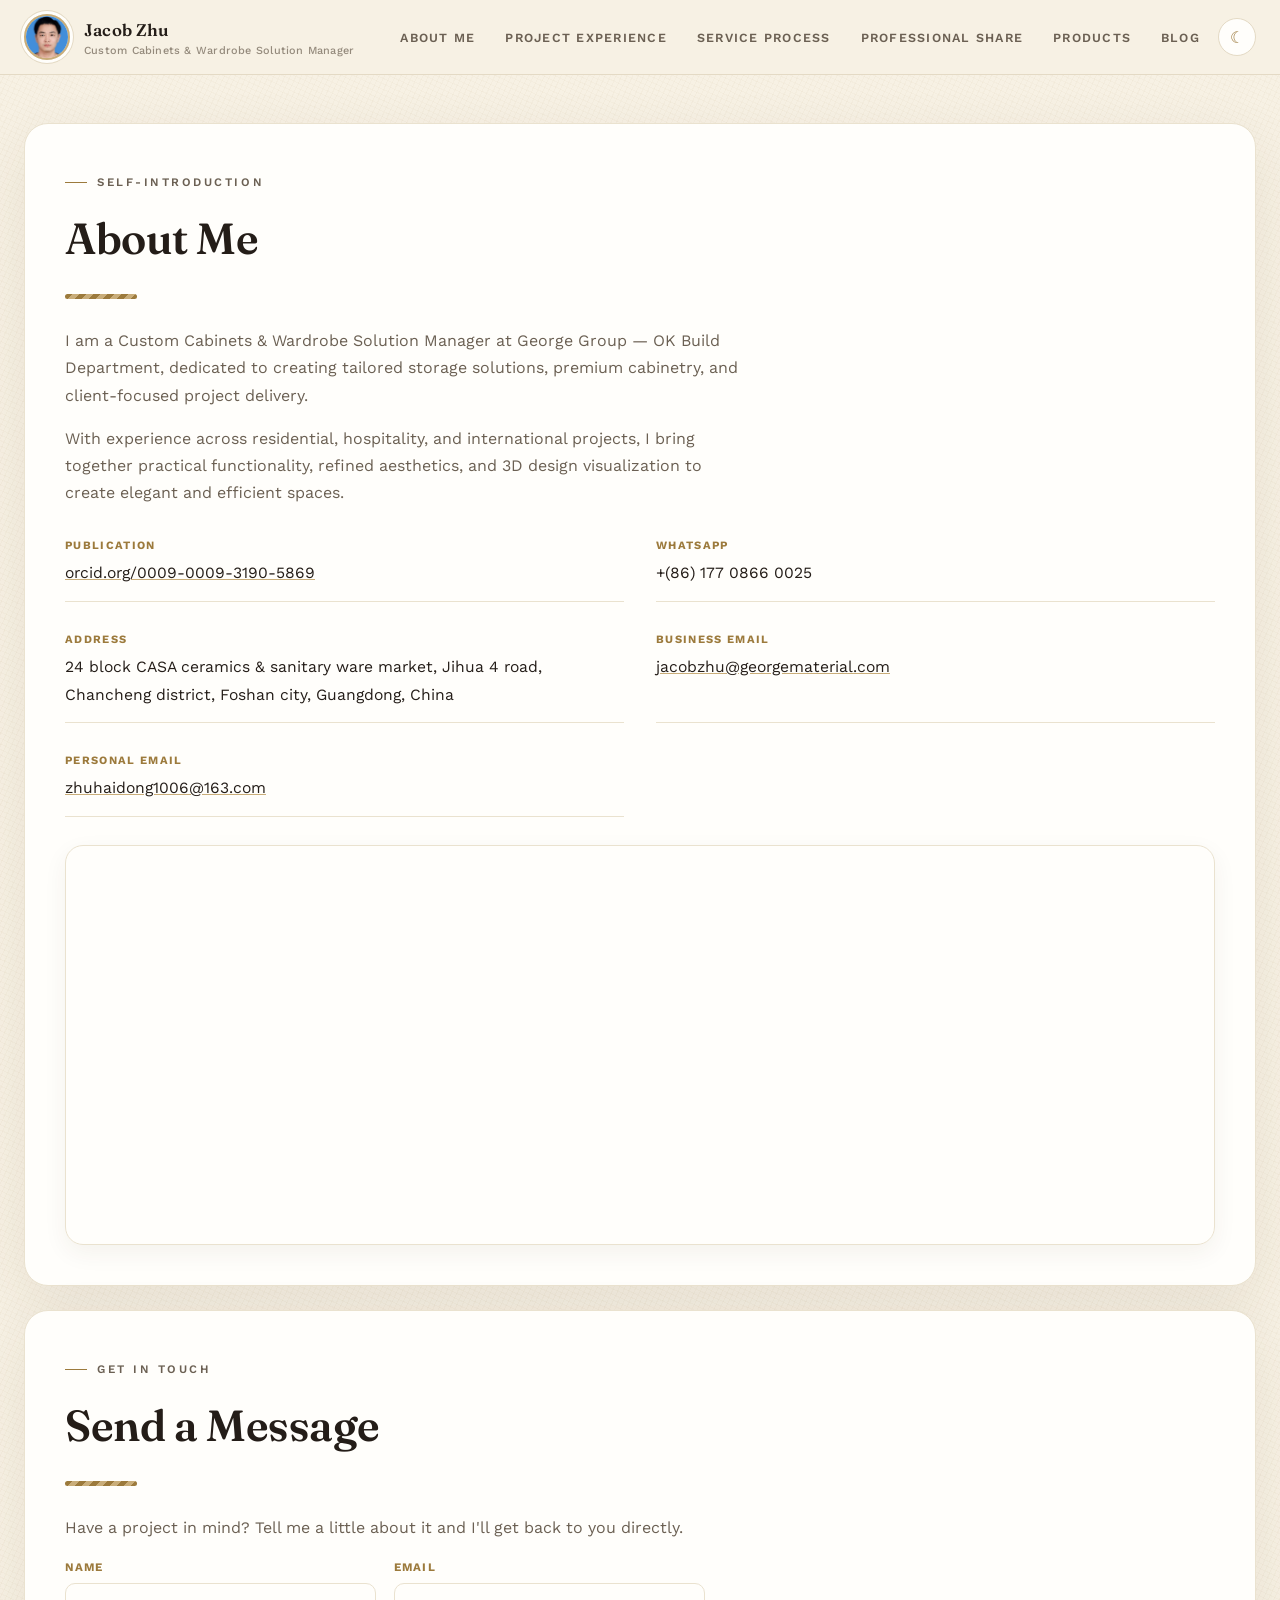
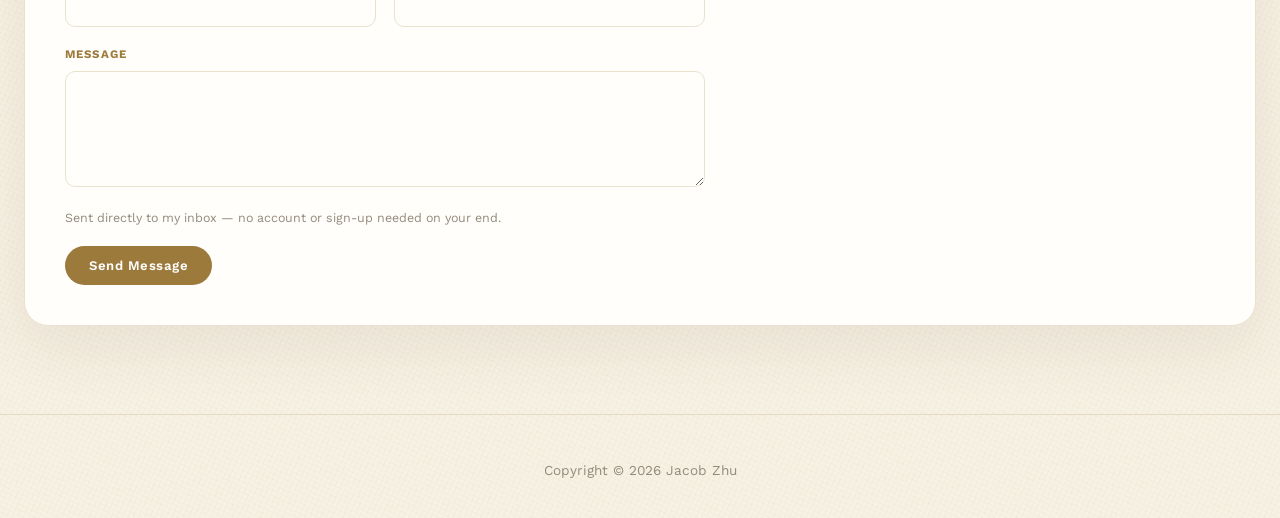
<file: about.html>
<!DOCTYPE html>
<html lang="en">
<head>
  <meta charset="UTF-8" />
  <meta name="viewport" content="width=device-width, initial-scale=1.0" />
  <title>About Me | Jacob Zhu</title>
  <link rel="stylesheet" href="styles.css" />
  <link rel="preconnect" href="https://fonts.googleapis.com" />
  <link rel="preconnect" href="https://fonts.gstatic.com" crossorigin />
  <link href="https://fonts.googleapis.com/css2?family=Fraunces:opsz,wght@9..144,300;9..144,400;9..144,500;9..144,600&family=Work+Sans:wght@400;500;600;700&display=swap" rel="stylesheet" />
</head>
<body>
  <nav class="navbar">
    <div class="nav-container">
      <div class="nav-brand">
        <img class="nav-avatar" src="assets/avatar.png" alt="Jacob Zhu" />
        <div class="nav-info">
          <div class="nav-name">Jacob Zhu</div>
          <div class="nav-title">Custom Cabinets & Wardrobe Solution Manager</div>
        </div>
      </div>
      <div class="nav-controls">
        <ul class="nav-menu">
          <li><a href="about.html">ABOUT ME</a></li>
          <li><a href="projects.html">PROJECT EXPERIENCE</a></li>
          <li><a href="process.html">SERVICE PROCESS</a></li>
          <li><a href="professional.html">PROFESSIONAL SHARE</a></li>
          <li><a href="products.html">PRODUCTS</a></li>
          <li><a href="blog.html">BLOG</a></li>
        </ul>
        <button id="theme-toggle" class="theme-toggle" type="button" aria-label="Toggle dark mode">&#9789;</button>
      </div>
    </div>
  </nav>

  <main class="page-content">
    <section class="card">
      <p class="eyebrow">Self-Introduction</p>
      <h1>About Me</h1>
      <div class="inlay"></div>
      <p>
        I am a Custom Cabinets & Wardrobe Solution Manager at George Group — OK Build Department, dedicated to creating tailored storage solutions, premium cabinetry, and client-focused project delivery.
      </p>
      <p>
        With experience across residential, hospitality, and international projects, I bring together practical functionality, refined aesthetics, and 3D design visualization to create elegant and efficient spaces.
      </p>

      <div class="contact-grid">
        <div class="contact-item">
          <span class="contact-label">Publication</span>
          <span class="contact-value"><a href="https://orcid.org/my-orcid?orcid=0009-0009-3190-5869" target="_blank" rel="noopener noreferrer">orcid.org/0009-0009-3190-5869</a></span>
        </div>
        <div class="contact-item">
          <span class="contact-label">WhatsApp</span>
          <span class="contact-value">+(86) 177 0866 0025</span>
        </div>
        <div class="contact-item">
          <span class="contact-label">Address</span>
          <span class="contact-value">24 block CASA ceramics & sanitary ware market, Jihua 4 road, Chancheng district, Foshan city, Guangdong, China</span>
        </div>
        <div class="contact-item">
          <span class="contact-label">Business Email</span>
          <span class="contact-value"><a href="mailto:jacobzhu@georgematerial.com">jacobzhu@georgematerial.com</a></span>
        </div>
        <div class="contact-item">
          <span class="contact-label">Personal Email</span>
          <span class="contact-value"><a href="mailto:zhuhaidong1006@163.com">zhuhaidong1006@163.com</a></span>
        </div>
      </div>

    <div class="map-container">
      <iframe
        src="https://www.google.com/maps?q=%E6%84%8F%E7%BE%8E%E5%AE%B6%E5%8D%AB%E6%B5%B4%E9%99%B6%E7%93%B7%E4%B8%96%E7%95%8C%20CASA%20Ceramics%20%26%20Sanitaryware%20Mall%2C%20Jihua%204th%20Road%2C%20Chancheng%20District%2C%20Foshan%2C%20Guangdong%2C%20China&output=embed"
        width="100%"
        height="100%"
        style="border:0;"
        allowfullscreen=""
        loading="lazy"
        referrerpolicy="no-referrer-when-downgrade"
        title="CASA Ceramics & Sanitary Ware Market location">
      </iframe>
    </div>
    </section>

    <section class="card">
      <p class="eyebrow">Get In Touch</p>
      <h1>Send a Message</h1>
      <div class="inlay"></div>
      <p>Have a project in mind? Tell me a little about it and I'll get back to you directly.</p>

      <form class="contact-form" action="https://formsubmit.co/jacobzhu@georgematerial.com" method="POST">
        <input type="hidden" name="_subject" value="New inquiry from portfolio website" />
        <input type="hidden" name="_template" value="table" />
        <input type="hidden" name="_next" value="about.html?sent=1" />
        <div class="form-field">
          <label for="cf-name">Name</label>
          <input id="cf-name" name="name" type="text" required />
        </div>
        <div class="form-field">
          <label for="cf-email">Email</label>
          <input id="cf-email" name="email" type="email" required />
        </div>
        <div class="form-field full">
          <label for="cf-message">Message</label>
          <textarea id="cf-message" name="message" rows="5" required></textarea>
        </div>
        <p class="form-note">Sent directly to my inbox — no account or sign-up needed on your end.</p>
        <button class="btn btn-solid" type="submit">Send Message</button>
      </form>
    </section>
  </main>

  <footer class="footer">
    <p>Copyright &copy; 2026 Jacob Zhu</p>
  </footer>
  <script src="site.js" defer></script>
</body>
</html>
</file>
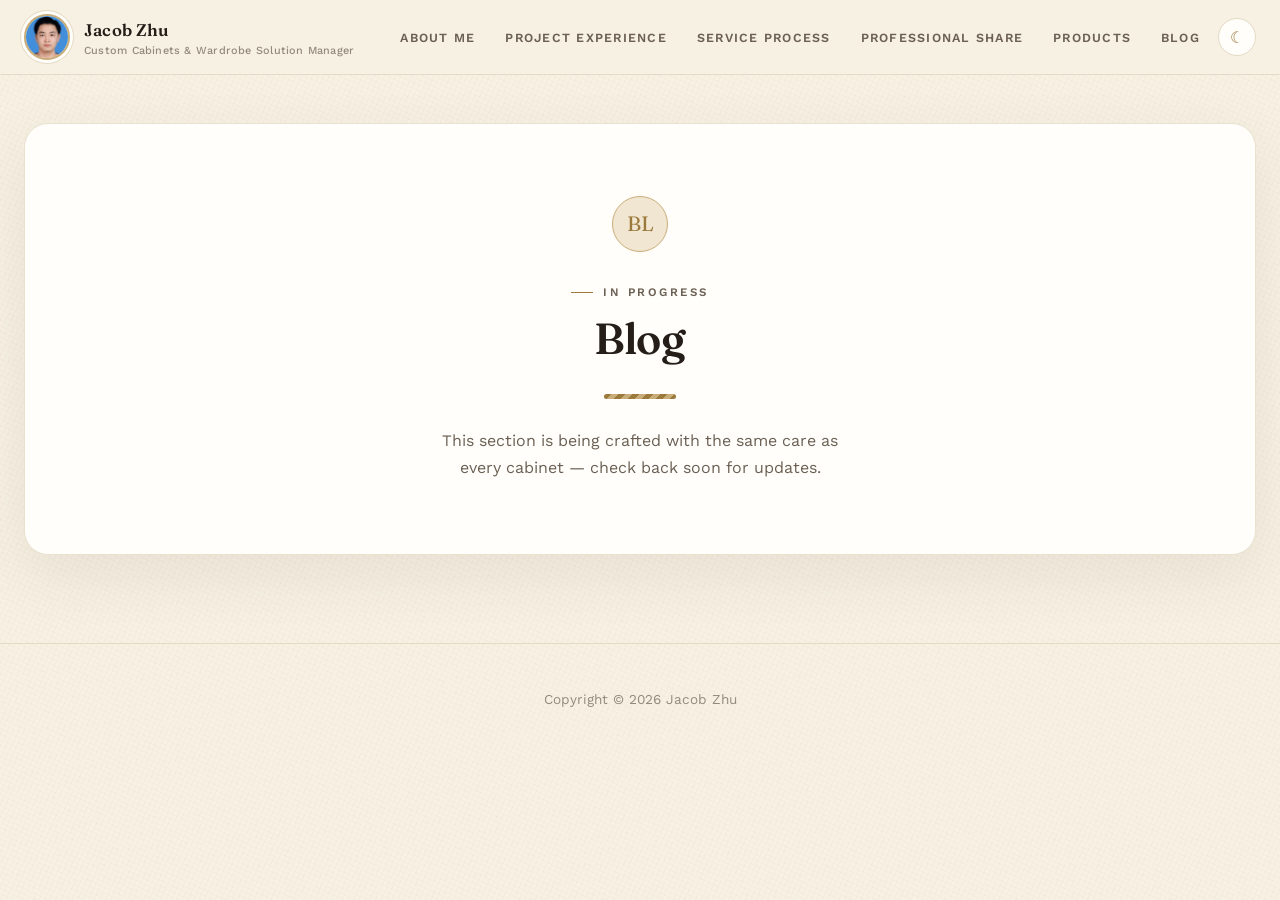
<file: blog.html>
<!DOCTYPE html>
<html lang="en">
<head>
  <meta charset="UTF-8" />
  <meta name="viewport" content="width=device-width, initial-scale=1.0" />
  <title>Blog | Jacob Zhu</title>
  <link rel="stylesheet" href="styles.css" />
  <link rel="preconnect" href="https://fonts.googleapis.com" />
  <link rel="preconnect" href="https://fonts.gstatic.com" crossorigin />
  <link href="https://fonts.googleapis.com/css2?family=Fraunces:opsz,wght@9..144,300;9..144,400;9..144,500;9..144,600&family=Work+Sans:wght@400;500;600;700&display=swap" rel="stylesheet" />
</head>
<body>
  <nav class="navbar">
    <div class="nav-container">
      <div class="nav-brand">
        <img class="nav-avatar" src="assets/avatar.png" alt="Jacob Zhu" />
        <div class="nav-info">
          <div class="nav-name">Jacob Zhu</div>
          <div class="nav-title">Custom Cabinets & Wardrobe Solution Manager</div>
        </div>
      </div>
      <div class="nav-controls">
        <ul class="nav-menu">
          <li><a href="about.html">ABOUT ME</a></li>
          <li><a href="projects.html">PROJECT EXPERIENCE</a></li>
          <li><a href="process.html">SERVICE PROCESS</a></li>
          <li><a href="professional.html">PROFESSIONAL SHARE</a></li>
          <li><a href="products.html">PRODUCTS</a></li>
          <li><a href="blog.html">BLOG</a></li>
        </ul>
        <button id="theme-toggle" class="theme-toggle" type="button" aria-label="Toggle dark mode">&#9789;</button>
      </div>
    </div>
  </nav>

  <main class="page-content">
    <section class="card empty-state">
      <div class="empty-mark">BL</div>
      <p class="eyebrow" style="justify-content:center;">In Progress</p>
      <h1>Blog</h1>
      <div class="inlay center"></div>
      <p>This section is being crafted with the same care as every cabinet — check back soon for updates.</p>
    </section>
  </main>

  <footer class="footer">
    <p>Copyright &copy; 2026 Jacob Zhu</p>
  </footer>
  <script src="site.js" defer></script>
</body>
</html>
</file>
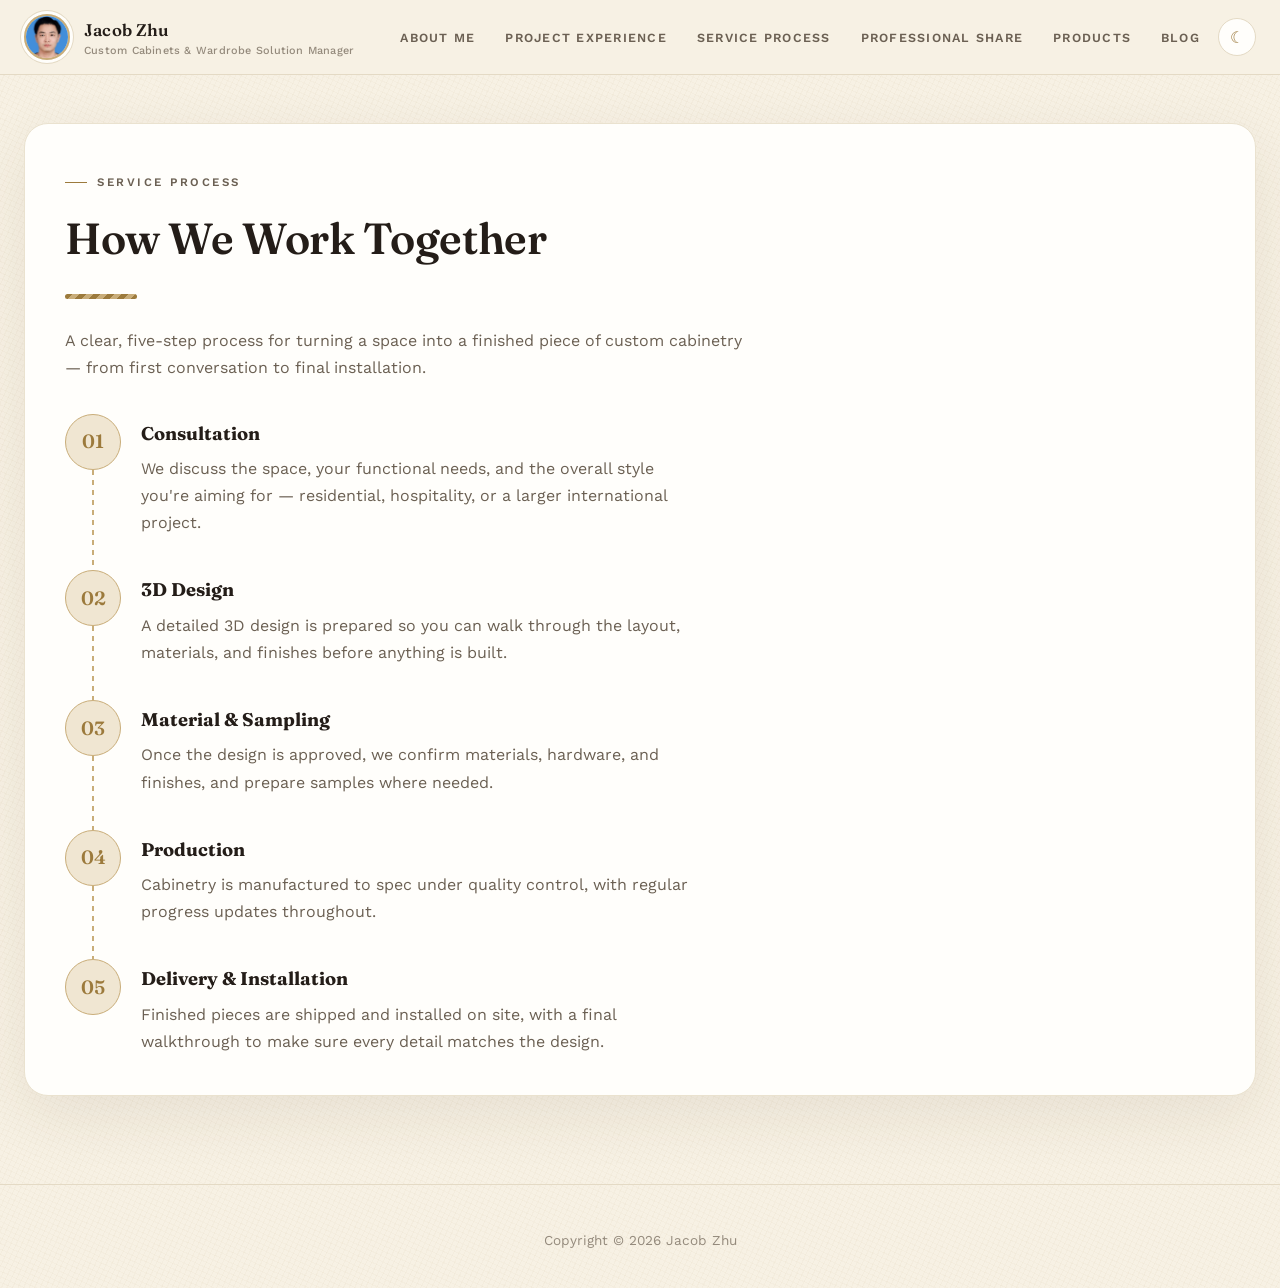
<file: process.html>
<!DOCTYPE html>
<html lang="en">
<head>
  <meta charset="UTF-8" />
  <meta name="viewport" content="width=device-width, initial-scale=1.0" />
  <title>Service Process | Jacob Zhu</title>
  <link rel="stylesheet" href="styles.css" />
  <link rel="preconnect" href="https://fonts.googleapis.com" />
  <link rel="preconnect" href="https://fonts.gstatic.com" crossorigin />
  <link href="https://fonts.googleapis.com/css2?family=Fraunces:opsz,wght@9..144,300;9..144,400;9..144,500;9..144,600&family=Work+Sans:wght@400;500;600;700&display=swap" rel="stylesheet" />
</head>
<body>
  <nav class="navbar">
    <div class="nav-container">
      <div class="nav-brand">
        <img class="nav-avatar" src="assets/avatar.png" alt="Jacob Zhu" />
        <div class="nav-info">
          <div class="nav-name">Jacob Zhu</div>
          <div class="nav-title">Custom Cabinets & Wardrobe Solution Manager</div>
        </div>
      </div>
      <div class="nav-controls">
        <ul class="nav-menu">
          <li><a href="about.html">ABOUT ME</a></li>
          <li><a href="projects.html">PROJECT EXPERIENCE</a></li>
          <li><a href="process.html">SERVICE PROCESS</a></li>
          <li><a href="professional.html">PROFESSIONAL SHARE</a></li>
          <li><a href="products.html">PRODUCTS</a></li>
          <li><a href="blog.html">BLOG</a></li>
        </ul>
        <button id="theme-toggle" class="theme-toggle" type="button" aria-label="Toggle dark mode">&#9789;</button>
      </div>
    </div>
  </nav>

  <main class="page-content">
    <section class="card">
      <p class="eyebrow">Service Process</p>
      <h1>How We Work Together</h1>
      <div class="inlay"></div>
      <p>A clear, five-step process for turning a space into a finished piece of custom cabinetry — from first conversation to final installation.</p>

      <ol class="process-list">
        <li class="process-step">
          <div class="process-num">01</div>
          <div>
            <h3>Consultation</h3>
            <p>We discuss the space, your functional needs, and the overall style you're aiming for — residential, hospitality, or a larger international project.</p>
          </div>
        </li>
        <li class="process-step">
          <div class="process-num">02</div>
          <div>
            <h3>3D Design</h3>
            <p>A detailed 3D design is prepared so you can walk through the layout, materials, and finishes before anything is built.</p>
          </div>
        </li>
        <li class="process-step">
          <div class="process-num">03</div>
          <div>
            <h3>Material & Sampling</h3>
            <p>Once the design is approved, we confirm materials, hardware, and finishes, and prepare samples where needed.</p>
          </div>
        </li>
        <li class="process-step">
          <div class="process-num">04</div>
          <div>
            <h3>Production</h3>
            <p>Cabinetry is manufactured to spec under quality control, with regular progress updates throughout.</p>
          </div>
        </li>
        <li class="process-step">
          <div class="process-num">05</div>
          <div>
            <h3>Delivery & Installation</h3>
            <p>Finished pieces are shipped and installed on site, with a final walkthrough to make sure every detail matches the design.</p>
          </div>
        </li>
      </ol>
    </section>
  </main>

  <footer class="footer">
    <p>Copyright &copy; 2026 Jacob Zhu</p>
  </footer>
  <script src="site.js" defer></script>
</body>
</html>
</file>
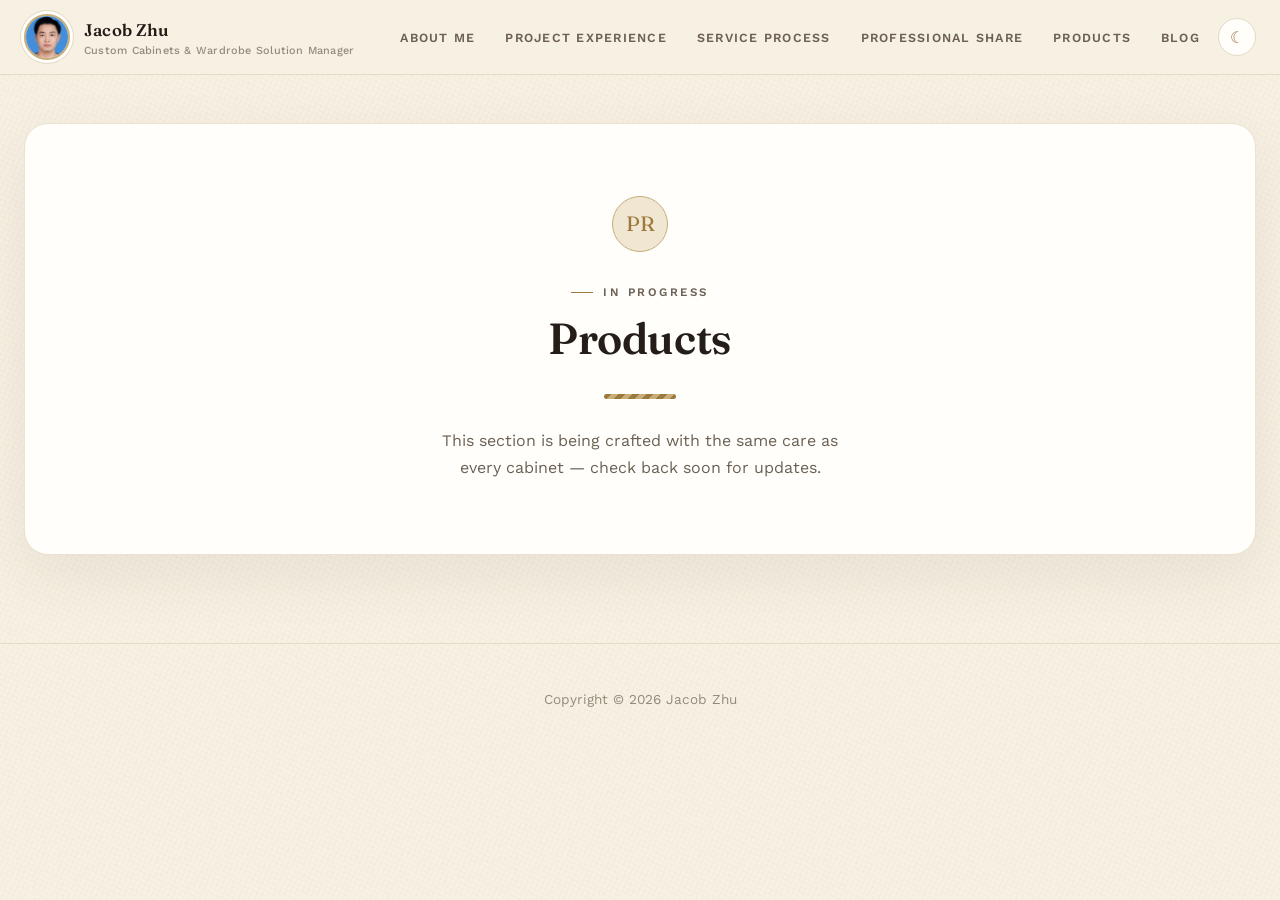
<file: products.html>
<!DOCTYPE html>
<html lang="en">
<head>
  <meta charset="UTF-8" />
  <meta name="viewport" content="width=device-width, initial-scale=1.0" />
  <title>Products | Jacob Zhu</title>
  <link rel="stylesheet" href="styles.css" />
  <link rel="preconnect" href="https://fonts.googleapis.com" />
  <link rel="preconnect" href="https://fonts.gstatic.com" crossorigin />
  <link href="https://fonts.googleapis.com/css2?family=Fraunces:opsz,wght@9..144,300;9..144,400;9..144,500;9..144,600&family=Work+Sans:wght@400;500;600;700&display=swap" rel="stylesheet" />
</head>
<body>
  <nav class="navbar">
    <div class="nav-container">
      <div class="nav-brand">
        <img class="nav-avatar" src="assets/avatar.png" alt="Jacob Zhu" />
        <div class="nav-info">
          <div class="nav-name">Jacob Zhu</div>
          <div class="nav-title">Custom Cabinets & Wardrobe Solution Manager</div>
        </div>
      </div>
      <div class="nav-controls">
        <ul class="nav-menu">
          <li><a href="about.html">ABOUT ME</a></li>
          <li><a href="projects.html">PROJECT EXPERIENCE</a></li>
          <li><a href="process.html">SERVICE PROCESS</a></li>
          <li><a href="professional.html">PROFESSIONAL SHARE</a></li>
          <li><a href="products.html">PRODUCTS</a></li>
          <li><a href="blog.html">BLOG</a></li>
        </ul>
        <button id="theme-toggle" class="theme-toggle" type="button" aria-label="Toggle dark mode">&#9789;</button>
      </div>
    </div>
  </nav>

  <main class="page-content">
    <section class="card empty-state">
      <div class="empty-mark">PR</div>
      <p class="eyebrow" style="justify-content:center;">In Progress</p>
      <h1>Products</h1>
      <div class="inlay center"></div>
      <p>This section is being crafted with the same care as every cabinet — check back soon for updates.</p>
    </section>
  </main>

  <footer class="footer">
    <p>Copyright &copy; 2026 Jacob Zhu</p>
  </footer>
  <script src="site.js" defer></script>
</body>
</html>
</file>
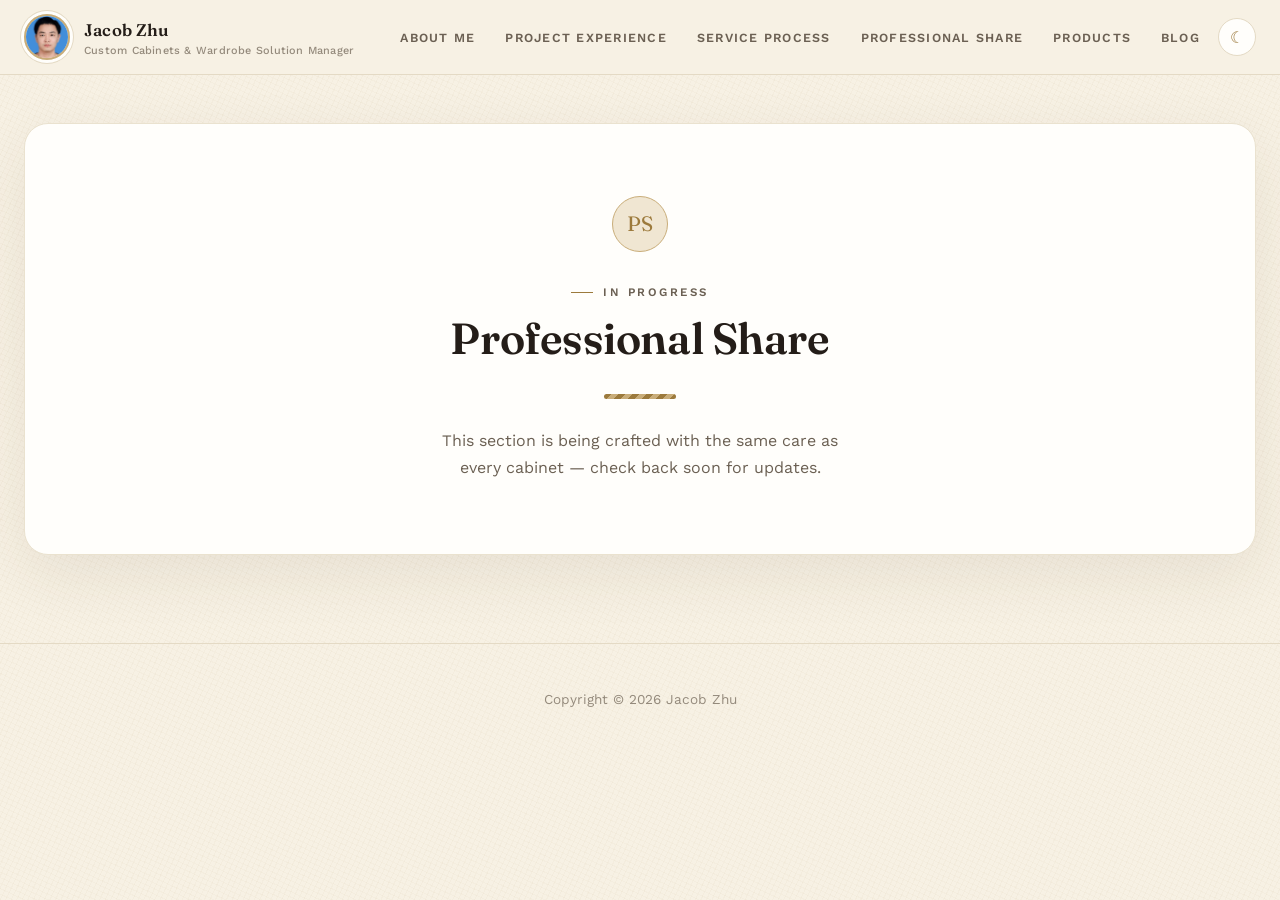
<file: professional.html>
<!DOCTYPE html>
<html lang="en">
<head>
  <meta charset="UTF-8" />
  <meta name="viewport" content="width=device-width, initial-scale=1.0" />
  <title>Professional Share | Jacob Zhu</title>
  <link rel="stylesheet" href="styles.css" />
  <link rel="preconnect" href="https://fonts.googleapis.com" />
  <link rel="preconnect" href="https://fonts.gstatic.com" crossorigin />
  <link href="https://fonts.googleapis.com/css2?family=Fraunces:opsz,wght@9..144,300;9..144,400;9..144,500;9..144,600&family=Work+Sans:wght@400;500;600;700&display=swap" rel="stylesheet" />
</head>
<body>
  <nav class="navbar">
    <div class="nav-container">
      <div class="nav-brand">
        <img class="nav-avatar" src="assets/avatar.png" alt="Jacob Zhu" />
        <div class="nav-info">
          <div class="nav-name">Jacob Zhu</div>
          <div class="nav-title">Custom Cabinets & Wardrobe Solution Manager</div>
        </div>
      </div>
      <div class="nav-controls">
        <ul class="nav-menu">
          <li><a href="about.html">ABOUT ME</a></li>
          <li><a href="projects.html">PROJECT EXPERIENCE</a></li>
          <li><a href="process.html">SERVICE PROCESS</a></li>
          <li><a href="professional.html">PROFESSIONAL SHARE</a></li>
          <li><a href="products.html">PRODUCTS</a></li>
          <li><a href="blog.html">BLOG</a></li>
        </ul>
        <button id="theme-toggle" class="theme-toggle" type="button" aria-label="Toggle dark mode">&#9789;</button>
      </div>
    </div>
  </nav>

  <main class="page-content">
    <section class="card empty-state">
      <div class="empty-mark">PS</div>
      <p class="eyebrow" style="justify-content:center;">In Progress</p>
      <h1>Professional Share</h1>
      <div class="inlay center"></div>
      <p>This section is being crafted with the same care as every cabinet — check back soon for updates.</p>
    </section>
  </main>

  <footer class="footer">
    <p>Copyright &copy; 2026 Jacob Zhu</p>
  </footer>
  <script src="site.js" defer></script>
</body>
</html>
</file>
<file: styles.css>
/* ==========================================================================
   Jacob Zhu — Custom Cabinets & Wardrobe Portfolio
   Design system: warm linen + antique brass, "joinery inlay" signature line
   ========================================================================== */

:root {
  color-scheme: light;
  --bg: #F7F1E4;
  --bg-card: #FFFEFB;
  --ink: #241D18;
  --ink-soft: #6B6053;
  --ink-faint: #948A7C;
  --brass: #9C7A3C;
  --brass-soft: #C9AD79;
  --brass-wash: #F0E6D2;
  --line: #E4DAC5;
  --line-card: #EAE2CF;
  --shadow: 0 20px 60px rgba(64, 48, 20, 0.08);
  --shadow-soft: 0 8px 24px rgba(64, 48, 20, 0.06);
  --radius: 18px;
  --font-display: "Fraunces", "Iowan Old Style", Georgia, serif;
  --font-body: "Work Sans", system-ui, -apple-system, "Segoe UI", sans-serif;
  color-scheme: light;
  transition: background-color 0.35s ease, color 0.35s ease;
}

:root[data-theme="dark"] {
  color-scheme: dark;
  --bg: #211A14;
  --bg-card: #2B2219;
  --ink: #F3EAD9;
  --ink-soft: #C9BBA4;
  --ink-faint: #9C8D77;
  --brass: #D8B573;
  --brass-soft: #8F703C;
  --brass-wash: #35281A;
  --line: #40331F;
  --line-card: #3A2E1E;
  --shadow: 0 20px 60px rgba(0, 0, 0, 0.35);
  --shadow-soft: 0 8px 24px rgba(0, 0, 0, 0.28);
}

* {
  box-sizing: border-box;
}

body {
  margin: 0;
  background: var(--bg);
  color: var(--ink);
  font-family: var(--font-body);
  line-height: 1.7;
  min-height: 100vh;
  -webkit-font-smoothing: antialiased;
}

/* Subtle woven-linen texture on the page background */
body {
  background-image:
    repeating-linear-gradient(115deg, rgba(156,122,60,0.035) 0px, rgba(156,122,60,0.035) 1px, transparent 1px, transparent 5px),
    repeating-linear-gradient(25deg, rgba(156,122,60,0.03) 0px, rgba(156,122,60,0.03) 1px, transparent 1px, transparent 5px);
}

a {
  color: var(--brass);
}

:focus-visible {
  outline: 2px solid var(--brass);
  outline-offset: 3px;
}

@media (prefers-reduced-motion: reduce) {
  * {
    animation-duration: 0.001ms !important;
    transition-duration: 0.001ms !important;
  }
}

/* -------------------- Scroll reveal -------------------- */
.reveal {
  opacity: 0;
  transform: translateY(18px);
  transition: opacity 0.6s ease, transform 0.6s ease;
}
.reveal.is-visible {
  opacity: 1;
  transform: none;
}

/* -------------------- Signature element: the brass inlay seam -------------------- */
.inlay {
  height: 5px;
  width: 72px;
  border-radius: 3px;
  background: repeating-linear-gradient(
    135deg,
    var(--brass) 0px, var(--brass) 5px,
    var(--brass-soft) 5px, var(--brass-soft) 10px
  );
  margin: 18px 0 28px;
}
.inlay.center {
  margin-left: auto;
  margin-right: auto;
}
.inlay.wide {
  width: 100%;
  max-width: 220px;
}

.eyebrow {
  display: inline-flex;
  align-items: center;
  gap: 10px;
  margin: 0 0 10px;
  text-transform: uppercase;
  letter-spacing: 0.22em;
  font-size: 0.72rem;
  font-weight: 600;
  color: var(--brass);
}
.eyebrow::before {
  content: "";
  width: 22px;
  height: 1px;
  background: var(--brass);
  display: inline-block;
}

/* -------------------- Navbar -------------------- */
.navbar {
  background: var(--bg);
  border-bottom: 1px solid var(--line);
  padding: 14px 0;
  position: sticky;
  top: 0;
  z-index: 100;
  backdrop-filter: blur(6px);
}
.nav-container {
  max-width: 1400px;
  margin: 0 auto;
  padding: 0 24px;
  display: flex;
  justify-content: space-between;
  align-items: center;
}
.nav-brand {
  display: flex;
  align-items: center;
  gap: 14px;
  flex-shrink: 0;
}
.nav-avatar {
  width: 46px;
  height: 46px;
  border-radius: 50%;
  object-fit: cover;
  border: 2px solid var(--brass-soft);
  box-shadow: 0 0 0 3px var(--bg-card), 0 0 0 4px var(--line);
}
.nav-info {
  display: flex;
  flex-direction: column;
}
.nav-name {
  font-family: var(--font-display);
  font-size: 1.05rem;
  font-weight: 600;
  letter-spacing: 0.01em;
  color: var(--ink);
}
.nav-title {
  font-size: 0.68rem;
  color: var(--ink-faint);
  font-weight: 500;
  letter-spacing: 0.02em;
  line-height: 1.3;
}
.nav-menu {
  list-style: none;
  display: flex;
  gap: 30px;
  margin: 0;
  padding: 0;
}
.nav-menu a {
  position: relative;
  color: var(--ink-soft);
  text-decoration: none;
  font-size: 0.78rem;
  font-weight: 600;
  letter-spacing: 0.1em;
  padding-bottom: 4px;
  transition: color 0.25s ease;
}
.nav-menu a::after {
  content: "";
  position: absolute;
  left: 0;
  bottom: 0;
  width: 0;
  height: 2px;
  background: var(--brass);
  transition: width 0.25s ease;
}
.nav-menu a:hover {
  color: var(--ink);
}
.nav-menu a:hover::after {
  width: 100%;
}
.nav-controls {
  display: flex;
  align-items: center;
  gap: 18px;
}
.theme-toggle {
  width: 38px;
  height: 38px;
  border-radius: 50%;
  border: 1px solid var(--line);
  background: var(--bg-card);
  color: var(--brass);
  font-size: 1rem;
  cursor: pointer;
  display: flex;
  align-items: center;
  justify-content: center;
  transition: border-color 0.25s ease, transform 0.25s ease;
  flex-shrink: 0;
}
.theme-toggle:hover {
  border-color: var(--brass);
  transform: translateY(-1px);
}

/* -------------------- Hero -------------------- */
.hero {
  background: linear-gradient(180deg, var(--brass-wash) 0%, var(--bg) 100%);
  padding: 64px 24px 48px;
  border-bottom: 1px solid var(--line);
}
.hero-content {
  max-width: 1120px;
  margin: 0 auto;
  display: flex;
  align-items: center;
  gap: 48px;
  flex-wrap: wrap;
}
.hero-text-col {
  flex: 1;
  min-width: 280px;
}
.avatar-frame {
  position: relative;
  flex-shrink: 0;
}
.avatar {
  width: 168px;
  height: 168px;
  min-width: 168px;
  border-radius: 50%;
  border: 5px solid var(--bg-card);
  box-shadow: 0 0 0 2px var(--brass-soft), var(--shadow);
  object-fit: cover;
  display: block;
}
.subtitle {
  margin: 0 0 6px;
  font-size: 1.02rem;
  color: var(--ink-soft);
  font-weight: 500;
}
h1 {
  font-family: var(--font-display);
  margin: 0 0 4px;
  font-weight: 600;
  letter-spacing: -0.01em;
  font-size: clamp(2.1rem, 3.4vw, 3.4rem);
  color: var(--ink);
}
.hero-text {
  font-size: 1.02rem;
  max-width: 620px;
  color: var(--ink-soft);
  margin: 0 0 24px;
}
.hero-actions {
  display: flex;
  gap: 14px;
  flex-wrap: wrap;
}

/* -------------------- Buttons -------------------- */
.btn {
  display: inline-flex;
  align-items: center;
  gap: 8px;
  padding: 12px 24px;
  border-radius: 999px;
  font-size: 0.82rem;
  font-weight: 600;
  letter-spacing: 0.04em;
  text-decoration: none;
  border: 1px solid var(--brass);
  transition: all 0.25s ease;
}
.btn-solid {
  background: var(--brass);
  color: #fff;
}
.btn-solid:hover {
  background: #7f6230;
  border-color: #7f6230;
}
.btn-outline {
  background: transparent;
  color: var(--ink);
  border-color: var(--line);
}
.btn-outline:hover {
  border-color: var(--brass);
  color: var(--brass);
}

/* -------------------- Page shell / cards -------------------- */
.page-content {
  max-width: 1400px;
  margin: 0 auto;
  padding: 48px 24px 64px;
}
.card {
  background: var(--bg-card);
  border: 1px solid var(--line-card);
  border-radius: 24px;
  box-shadow: var(--shadow);
  padding: 40px;
  margin-bottom: 24px;
}
.card h1 {
  margin-bottom: 4px;
}
.card h2 {
  font-family: var(--font-display);
  margin-top: 0;
  font-size: 1.45rem;
}
.card > p {
  color: var(--ink-soft);
  max-width: 680px;
}

/* -------------------- Project grid / cards -------------------- */
.section-heading {
  display: flex;
  align-items: baseline;
  justify-content: space-between;
  flex-wrap: wrap;
  gap: 12px;
  margin-bottom: 4px;
}
.project-grid {
  display: grid;
  grid-template-columns: repeat(5, 1fr);
  gap: 20px;
  margin-top: 28px;
}
.project-grid.featured {
  grid-template-columns: repeat(3, 1fr);
}
.project-card {
  background: var(--bg-card);
  border: 1px solid var(--line-card);
  border-radius: var(--radius);
  padding: 22px;
  display: flex;
  flex-direction: column;
  gap: 12px;
  position: relative;
  overflow: hidden;
  transition: transform 0.3s ease, box-shadow 0.3s ease, border-color 0.3s ease;
}
.project-card::before {
  content: "";
  position: absolute;
  top: 0;
  left: 0;
  right: 0;
  height: 3px;
  background: repeating-linear-gradient(
    135deg,
    var(--brass) 0px, var(--brass) 5px,
    var(--brass-soft) 5px, var(--brass-soft) 10px
  );
  transform: translateY(-3px);
  transition: transform 0.3s ease;
}
.project-card:hover {
  transform: translateY(-4px);
  box-shadow: var(--shadow-soft);
  border-color: var(--brass-soft);
}
.project-card:hover::before {
  transform: translateY(0);
}
.project-top {
  display: flex;
  align-items: center;
  gap: 10px;
}
.flag {
  width: 32px;
  height: 22px;
  object-fit: cover;
  border-radius: 4px;
  border: 1px solid var(--line-card);
}
.project-country {
  font-size: 0.78rem;
  color: var(--ink-faint);
  font-weight: 600;
  text-transform: uppercase;
  letter-spacing: 0.08em;
}
.project-card h3 {
  font-family: var(--font-display);
  margin: 0;
  font-size: 1.15rem;
  font-weight: 600;
}
.project-card p {
  margin: 0;
  color: var(--ink-soft);
  font-size: 0.94rem;
}
.project-card a {
  margin-top: auto;
  color: var(--brass);
  text-decoration: none;
  font-weight: 600;
  font-size: 0.88rem;
  display: inline-flex;
  align-items: center;
  gap: 6px;
}
.project-card a::after {
  content: "→";
  transition: transform 0.25s ease;
}
.project-card a:hover::after {
  transform: translateX(3px);
}

.link-list {
  list-style: none;
  padding-left: 0;
  margin: 0;
  display: grid;
  gap: 12px;
}
.link-list li {
  background: var(--brass-wash);
  border: 1px solid var(--line-card);
  border-radius: 14px;
  padding: 16px 18px;
  color: var(--ink-soft);
  font-size: 0.92rem;
  font-weight: 500;
}

/* -------------------- Empty / coming-soon state -------------------- */
.empty-state {
  text-align: center;
  padding: 72px 24px;
}
.empty-state .inlay {
  margin-left: auto;
  margin-right: auto;
}
.empty-mark {
  width: 56px;
  height: 56px;
  margin: 0 auto 22px;
  border-radius: 50%;
  border: 1.5px solid var(--brass-soft);
  display: flex;
  align-items: center;
  justify-content: center;
  font-family: var(--font-display);
  font-size: 1.3rem;
  color: var(--brass);
  background: var(--brass-wash);
}
.empty-state h1 {
  margin-bottom: 10px;
}
.empty-state p {
  color: var(--ink-soft);
  max-width: 420px;
  margin: 0 auto;
}

/* -------------------- Map -------------------- */
.map-container {
  margin-top: 28px;
  border-radius: var(--radius);
  overflow: hidden;
  box-shadow: var(--shadow-soft);
  height: 400px;
  width: 100%;
  border: 1px solid var(--line-card);
}

/* -------------------- Contact rows (about page) -------------------- */
.contact-grid {
  display: grid;
  grid-template-columns: repeat(2, 1fr);
  gap: 14px 32px;
  margin-top: 8px;
}
.contact-item {
  padding: 14px 0;
  border-bottom: 1px solid var(--line-card);
}
.contact-label {
  display: block;
  font-size: 0.7rem;
  text-transform: uppercase;
  letter-spacing: 0.12em;
  color: var(--brass);
  font-weight: 700;
  margin-bottom: 4px;
}
.contact-value {
  color: var(--ink);
  font-size: 0.98rem;
  word-break: break-word;
}
.contact-value a {
  color: var(--ink);
  text-decoration: underline;
  text-decoration-color: var(--brass-soft);
}

/* -------------------- Contact form -------------------- */
.contact-form {
  display: grid;
  grid-template-columns: 1fr 1fr;
  gap: 18px;
  margin-top: 12px;
  max-width: 640px;
}
.form-field {
  display: flex;
  flex-direction: column;
  gap: 6px;
}
.form-field.full {
  grid-column: 1 / -1;
}
.form-field label {
  font-size: 0.72rem;
  text-transform: uppercase;
  letter-spacing: 0.1em;
  font-weight: 700;
  color: var(--brass);
}
.form-field input,
.form-field textarea {
  font-family: var(--font-body);
  font-size: 0.95rem;
  color: var(--ink);
  background: var(--bg-card);
  border: 1px solid var(--line-card);
  border-radius: 10px;
  padding: 12px 14px;
  resize: vertical;
  transition: border-color 0.25s ease, box-shadow 0.25s ease;
}
.form-field input:focus,
.form-field textarea:focus {
  border-color: var(--brass);
  box-shadow: 0 0 0 3px var(--brass-wash);
  outline: none;
}
.form-note {
  grid-column: 1 / -1;
  font-size: 0.78rem;
  color: var(--ink-faint);
  margin: 2px 0 0;
}
.contact-form .btn {
  grid-column: 1 / -1;
  justify-self: start;
  border: none;
  cursor: pointer;
  font-family: var(--font-body);
}

/* -------------------- Process timeline -------------------- */
.process-list {
  list-style: none;
  margin: 32px 0 0;
  padding: 0;
  display: grid;
  gap: 0;
}
.process-step {
  display: grid;
  grid-template-columns: 56px 1fr;
  gap: 20px;
  position: relative;
  padding-bottom: 34px;
}
.process-step:last-child {
  padding-bottom: 0;
}
.process-step::before {
  content: "";
  position: absolute;
  left: 27px;
  top: 56px;
  bottom: 0;
  width: 2px;
  background: repeating-linear-gradient(
    to bottom,
    var(--brass-soft) 0px, var(--brass-soft) 5px,
    transparent 5px, transparent 10px
  );
}
.process-step:last-child::before {
  display: none;
}
.process-num {
  width: 56px;
  height: 56px;
  border-radius: 50%;
  background: var(--brass-wash);
  border: 1.5px solid var(--brass-soft);
  color: var(--brass);
  font-family: var(--font-display);
  font-size: 1.2rem;
  font-weight: 600;
  display: flex;
  align-items: center;
  justify-content: center;
  z-index: 1;
}
.process-step h3 {
  font-family: var(--font-display);
  margin: 4px 0 6px;
  font-size: 1.15rem;
}
.process-step p {
  margin: 0;
  color: var(--ink-soft);
  max-width: 560px;
}

/* -------------------- Footer -------------------- */
.footer {
  text-align: center;
  color: var(--ink-faint);
  padding: 40px 12px 32px;
  border-top: 1px solid var(--line);
  font-size: 0.85rem;
}
.footer p {
  margin: 4px 0;
}
.footer strong {
  color: var(--ink-soft);
}

/* -------------------- Responsive -------------------- */
@media (max-width: 1080px) {
  .project-grid,
  .project-grid.featured {
    grid-template-columns: repeat(2, 1fr);
  }
}
@media (max-width: 768px) {
  .nav-menu {
    gap: 16px;
    font-size: 0.72rem;
  }
  .contact-grid {
    grid-template-columns: 1fr;
  }
}
@media (max-width: 640px) {
  .hero-content {
    justify-content: center;
    text-align: center;
  }
  .hero-actions {
    justify-content: center;
  }
  .eyebrow::before {
    display: none;
  }
  .avatar {
    width: 128px;
    height: 128px;
    min-width: 128px;
  }
  .nav-menu {
    flex-direction: column;
    gap: 8px;
    align-items: flex-end;
  }
  .project-grid,
  .project-grid.featured {
    grid-template-columns: 1fr;
  }
  .card {
    padding: 28px 22px;
  }
  .contact-form {
    grid-template-columns: 1fr;
  }
  .process-step {
    grid-template-columns: 44px 1fr;
    gap: 14px;
  }
  .process-num {
    width: 44px;
    height: 44px;
    font-size: 1rem;
  }
  .process-step::before {
    left: 21px;
    top: 44px;
  }
}
</file>
